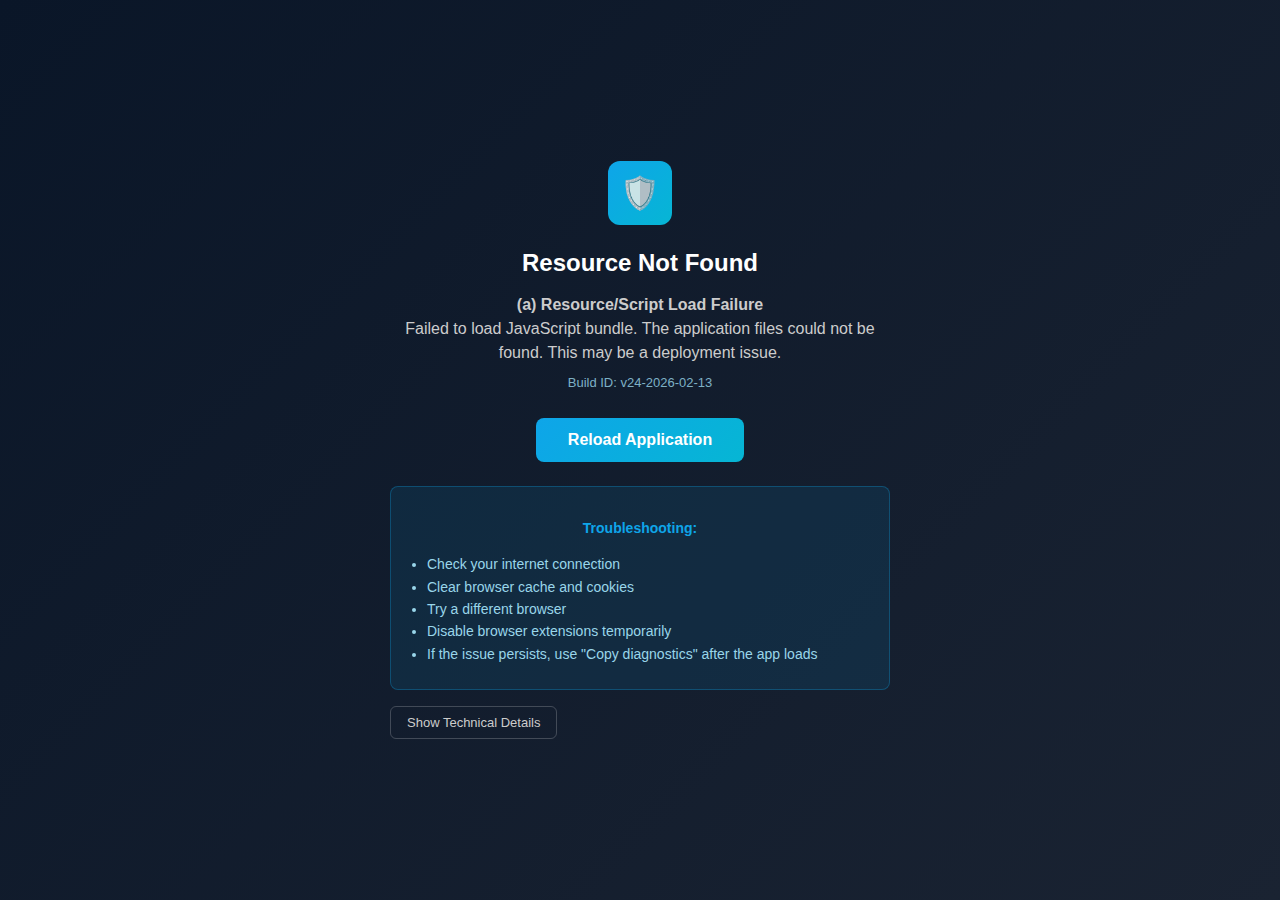
<file: src/frontend/index.html>
<!DOCTYPE html>
<html lang='en'>
    <head>
        <meta charset='UTF-8' />
        <meta name='viewport' content='width=device-width, initial-scale=1.0, maximum-scale=5.0, user-scalable=yes' />
        <meta name='description' content='Digital Asset Vault - Secure management of your BEP20 tokens and BNB on Binance Smart Chain' />
        <meta name='theme-color' content='#000000' />
        <meta name='build-id' content='v24-2026-02-13' />
        <title>Digital Asset Vault</title>
        <style>
            /* Boot fallback styles - inline to avoid external dependencies */
            #boot-fallback {
                position: fixed;
                top: 0;
                left: 0;
                right: 0;
                bottom: 0;
                background: linear-gradient(135deg, #0a1628 0%, #1a2332 100%);
                display: flex;
                align-items: center;
                justify-content: center;
                z-index: 9999;
                font-family: -apple-system, BlinkMacSystemFont, 'Segoe UI', Roboto, 'Helvetica Neue', Arial, sans-serif;
                color: #ffffff;
                padding: 20px;
            }
            
            #boot-fallback.hidden {
                display: none;
            }
            
            .boot-container {
                max-width: 500px;
                width: 100%;
                text-align: center;
            }
            
            .boot-icon {
                width: 64px;
                height: 64px;
                margin: 0 auto 24px;
                border-radius: 12px;
                background: linear-gradient(135deg, #0ea5e9 0%, #06b6d4 100%);
                display: flex;
                align-items: center;
                justify-content: center;
                font-size: 32px;
            }
            
            .boot-spinner {
                width: 48px;
                height: 48px;
                border: 4px solid rgba(14, 165, 233, 0.2);
                border-top-color: #0ea5e9;
                border-radius: 50%;
                animation: spin 1s linear infinite;
                margin: 0 auto 24px;
            }
            
            @keyframes spin {
                to { transform: rotate(360deg); }
            }
            
            .boot-title {
                font-size: 24px;
                font-weight: 600;
                margin-bottom: 12px;
                color: #ffffff;
            }
            
            .boot-message {
                font-size: 16px;
                line-height: 1.5;
                color: #cccccc;
                margin-bottom: 24px;
            }
            
            .boot-build-id {
                font-size: 13px;
                opacity: 0.8;
                margin-top: 8px;
                display: inline-block;
                color: #99d6ea;
            }
            
            .boot-error-details {
                background: rgba(255, 0, 0, 0.1);
                border: 1px solid rgba(255, 0, 0, 0.3);
                border-radius: 8px;
                padding: 16px;
                margin-bottom: 24px;
                text-align: left;
                font-size: 14px;
                color: #ffcccc;
            }
            
            .boot-button {
                display: inline-block;
                padding: 12px 32px;
                background: linear-gradient(135deg, #0ea5e9 0%, #06b6d4 100%);
                color: #ffffff;
                border: none;
                border-radius: 8px;
                font-size: 16px;
                font-weight: 600;
                cursor: pointer;
                text-decoration: none;
                transition: transform 0.2s, box-shadow 0.2s;
                min-height: 44px;
                min-width: 44px;
            }
            
            .boot-button:hover {
                transform: translateY(-2px);
                box-shadow: 0 4px 12px rgba(14, 165, 233, 0.4);
            }
            
            .boot-button:active {
                transform: translateY(0);
            }
            
            .boot-guidance {
                margin-top: 24px;
                padding: 16px;
                background: rgba(14, 165, 233, 0.1);
                border: 1px solid rgba(14, 165, 233, 0.3);
                border-radius: 8px;
                font-size: 14px;
                line-height: 1.6;
                color: #99d6ea;
            }
            
            .boot-guidance strong {
                color: #0ea5e9;
            }
            
            .boot-technical {
                margin-top: 16px;
                text-align: left;
            }
            
            .boot-technical-toggle {
                background: transparent;
                border: 1px solid rgba(255, 255, 255, 0.2);
                color: #cccccc;
                padding: 8px 16px;
                border-radius: 6px;
                font-size: 13px;
                cursor: pointer;
                transition: all 0.2s;
            }
            
            .boot-technical-toggle:hover {
                border-color: rgba(255, 255, 255, 0.4);
                background: rgba(255, 255, 255, 0.05);
            }
            
            .boot-technical-content {
                display: none;
                margin-top: 12px;
                padding: 12px;
                background: rgba(0, 0, 0, 0.3);
                border: 1px solid rgba(255, 255, 255, 0.1);
                border-radius: 6px;
                font-size: 12px;
                font-family: 'Courier New', monospace;
                color: #aaaaaa;
                text-align: left;
                word-break: break-word;
                max-height: 200px;
                overflow-y: auto;
            }
            
            .boot-technical-content.show {
                display: block;
            }
        </style>
    </head>
    <body>
        <div id='boot-fallback'>
            <div class='boot-container'>
                <div class='boot-icon'>🛡️</div>
                <div id='boot-spinner' class='boot-spinner'></div>
                <h1 id='boot-title' class='boot-title'>Loading Digital Asset Vault</h1>
                <p id='boot-message' class='boot-message'>Initializing secure vault interface...</p>
                <button id='boot-button' class='boot-button' style='display: none;'>
                    Reload Application
                </button>
                <div id='boot-guidance' class='boot-guidance' style='display: none;'>
                    <p><strong>Troubleshooting:</strong></p>
                    <ul style='text-align: left; margin: 8px 0; padding-left: 20px;'>
                        <li>Check your internet connection</li>
                        <li>Clear browser cache and cookies</li>
                        <li>Try a different browser</li>
                        <li>Disable browser extensions temporarily</li>
                        <li>If the issue persists, use "Copy diagnostics" after the app loads</li>
                    </ul>
                </div>
                <div id='boot-technical' class='boot-technical' style='display: none;'>
                    <button id='boot-technical-toggle' class='boot-technical-toggle'>
                        Show Technical Details
                    </button>
                    <div id='boot-technical-content' class='boot-technical-content'></div>
                </div>
            </div>
        </div>
        <div id='root'></div>
        <script type='module' src='./src/main.tsx'></script>
        <script>
            // Boot fallback system with performance measurement
            // This script runs after DOM is ready since it's at the end of body
            (function() {
                const BOOT_TIMEOUT = 20000; // 20 seconds
                const STILL_LOADING_THRESHOLD = 3000; // 3 seconds
                const bootFallback = document.getElementById('boot-fallback');
                const bootTitle = document.getElementById('boot-title');
                const bootMessage = document.getElementById('boot-message');
                const bootSpinner = document.getElementById('boot-spinner');
                const bootButton = document.getElementById('boot-button');
                const bootGuidance = document.getElementById('boot-guidance');
                const bootTechnical = document.getElementById('boot-technical');
                const bootTechnicalToggle = document.getElementById('boot-technical-toggle');
                const bootTechnicalContent = document.getElementById('boot-technical-content');

                let appMounted = false;
                let stillLoadingTimer = null;
                let bootTimer = null;
                let scriptLoadFailed = false;
                
                // Get build ID from meta tag
                const buildIdMeta = document.querySelector('meta[name="build-id"]');
                const buildId = buildIdMeta ? buildIdMeta.getAttribute('content') : 'unknown';
                
                // Record navigation start time for performance measurement
                const navigationStartTime = performance.now();

                // Show build ID immediately in loading state
                if (bootMessage) {
                    bootMessage.innerHTML = 'Initializing secure vault interface...<br><span class="boot-build-id">Build: ' + buildId + '</span>';
                }

                // Show "Still loading..." message after threshold
                stillLoadingTimer = setTimeout(() => {
                    if (!appMounted && bootMessage) {
                        bootMessage.innerHTML = 'Still loading... This may take a moment on first visit.<br><span class="boot-build-id">Build: ' + buildId + '</span>';
                    }
                }, STILL_LOADING_THRESHOLD);

                // Show timeout error after full timeout
                bootTimer = setTimeout(() => {
                    if (!appMounted && !scriptLoadFailed) {
                        showBootError(
                            'Loading Timeout',
                            'The app is taking longer than expected to load. This could be due to a slow connection or a script loading issue.',
                            null,
                            'timeout'
                        );
                    }
                }, BOOT_TIMEOUT);

                // Listen for app mounted signal from React
                window.addEventListener('app-mounted', () => {
                    if (!appMounted) {
                        appMounted = true;
                        const appMountedTime = performance.now() - navigationStartTime;
                        
                        // Store performance measurement in window scope for React to read
                        window.__appMountedTime = appMountedTime;
                        
                        clearTimeout(stillLoadingTimer);
                        clearTimeout(bootTimer);
                        setTimeout(() => {
                            if (bootFallback) {
                                bootFallback.classList.add('hidden');
                            }
                        }, 100);
                    }
                });

                // Detect when React mounts content to #root (fallback)
                const rootObserver = new MutationObserver((mutations) => {
                    const root = document.getElementById('root');
                    if (root && root.children.length > 0 && !appMounted) {
                        appMounted = true;
                        const appMountedTime = performance.now() - navigationStartTime;
                        window.__appMountedTime = appMountedTime;
                        
                        clearTimeout(stillLoadingTimer);
                        clearTimeout(bootTimer);
                        setTimeout(() => {
                            if (bootFallback) {
                                bootFallback.classList.add('hidden');
                            }
                        }, 300);
                        rootObserver.disconnect();
                    }
                });

                const root = document.getElementById('root');
                if (root) {
                    rootObserver.observe(root, { childList: true, subtree: true });
                }

                // Network status monitoring
                let isOnline = navigator.onLine;
                window.addEventListener('online', () => { isOnline = true; });
                window.addEventListener('offline', () => { isOnline = false; });

                // Handle script load errors (resource not found)
                window.addEventListener('error', (event) => {
                    if (!appMounted) {
                        // Check if this is a script load error
                        if (event.target && (event.target.tagName === 'SCRIPT' || event.target.tagName === 'LINK')) {
                            scriptLoadFailed = true;
                            clearTimeout(stillLoadingTimer);
                            clearTimeout(bootTimer);
                            
                            const resourceType = event.target.tagName === 'SCRIPT' ? 'JavaScript bundle' : 'stylesheet';
                            const resourceUrl = event.target.src || event.target.href || 'unknown';
                            const baseUrl = window.location.origin + window.location.pathname.replace(/\/[^/]*$/, '/');
                            
                            showBootError(
                                'Resource Not Found',
                                'Failed to load ' + resourceType + '. The application files could not be found. This may be a deployment issue.',
                                { 
                                    message: 'Failed to load: ' + resourceUrl, 
                                    stack: 'Resource URL: ' + resourceUrl + '\nBase URL: ' + baseUrl + '\nExpected path: ' + (event.target.src || event.target.href || 'N/A')
                                },
                                'resource-not-found'
                            );
                            return;
                        }
                        
                        // Other runtime errors
                        clearTimeout(stillLoadingTimer);
                        clearTimeout(bootTimer);
                        
                        let sanitizedMessage = 'An error occurred while loading the app.';
                        if (event.message) {
                            if (event.message.includes('Failed to fetch') || event.message.includes('NetworkError')) {
                                sanitizedMessage = 'Network error: Unable to load application resources. Please check your internet connection.';
                            } else if (event.message.includes('404') || event.message.includes('Not Found')) {
                                sanitizedMessage = 'Resource not found: The application files could not be loaded. Please try refreshing.';
                            } else if (event.filename && event.filename.includes('.js')) {
                                sanitizedMessage = 'Script error: Unable to execute application code. Please try refreshing.';
                            } else {
                                sanitizedMessage = 'Script error: ' + event.message.substring(0, 100);
                            }
                        }
                        
                        showBootError('Application Error', sanitizedMessage, event.error, 'runtime-error');
                    }
                }, true); // Use capture phase to catch errors early

                window.addEventListener('unhandledrejection', (event) => {
                    if (!appMounted) {
                        clearTimeout(stillLoadingTimer);
                        clearTimeout(bootTimer);
                        
                        let sanitizedMessage = 'An error occurred while loading the app.';
                        if (event.reason?.message) {
                            sanitizedMessage = event.reason.message.substring(0, 150);
                        }
                        
                        showBootError('Loading Failed', sanitizedMessage, event.reason, 'promise-rejection');
                    }
                });

                function showBootError(title, message, error, errorType) {
                    if (!bootFallback) return;

                    // Classify error type for better diagnostics
                    let errorCategory = 'Unknown Error';
                    if (errorType === 'resource-not-found') {
                        errorCategory = '(a) Resource/Script Load Failure';
                    } else if (errorType === 'timeout' || !isOnline) {
                        errorCategory = '(b) Network/Connection Issue';
                    } else if (errorType === 'runtime-error' || errorType === 'promise-rejection') {
                        errorCategory = '(c) Runtime Error';
                    }

                    if (bootTitle) {
                        bootTitle.textContent = title;
                    }
                    
                    if (bootMessage) {
                        bootMessage.innerHTML = '<strong>' + errorCategory + '</strong><br>' + 
                            message + 
                            '<br><span class="boot-build-id">Build ID: ' + buildId + '</span>';
                        
                        if (!isOnline) {
                            bootMessage.innerHTML += '<br><br><span style="color: #ff6b6b; font-weight: 600;">⚠️ You appear to be offline</span>';
                        }
                    }
                    
                    if (bootSpinner) {
                        bootSpinner.style.display = 'none';
                    }
                    
                    if (bootButton) {
                        bootButton.style.display = 'inline-block';
                    }
                    
                    if (bootGuidance) {
                        bootGuidance.style.display = 'block';
                    }
                    
                    if (bootTechnical) {
                        bootTechnical.style.display = error ? 'block' : 'none';
                    }

                    if (error && bootTechnicalContent) {
                        bootTechnicalContent.textContent = error.stack || error.toString();
                    }

                    bootFallback.classList.remove('hidden');
                }

                // Reload button handler
                if (bootButton) {
                    bootButton.addEventListener('click', () => {
                        window.location.reload();
                    });
                }

                // Technical details toggle
                if (bootTechnicalToggle && bootTechnicalContent) {
                    bootTechnicalToggle.addEventListener('click', () => {
                        const isShowing = bootTechnicalContent.classList.contains('show');
                        if (isShowing) {
                            bootTechnicalContent.classList.remove('show');
                            bootTechnicalToggle.textContent = 'Show Technical Details';
                        } else {
                            bootTechnicalContent.classList.add('show');
                            bootTechnicalToggle.textContent = 'Hide Technical Details';
                        }
                    });
                }
            })();
        </script>
    </body>
</html>
</file>
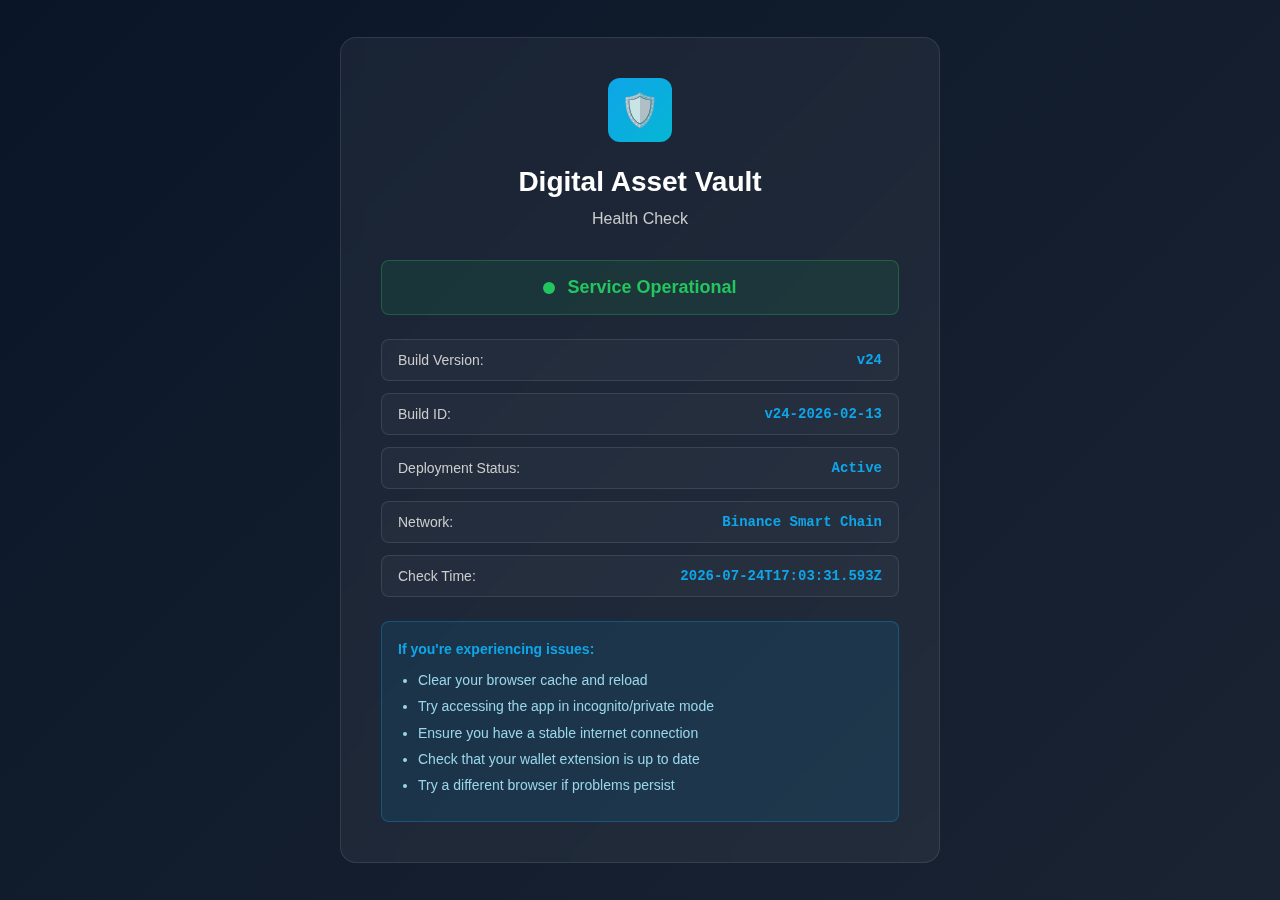
<file: src/frontend/public/health.html>
<!DOCTYPE html>
<html lang="en">
<head>
    <meta charset="UTF-8">
    <meta name="viewport" content="width=device-width, initial-scale=1.0">
    <title>Digital Asset Vault - Health Check</title>
    <style>
        * {
            margin: 0;
            padding: 0;
            box-sizing: border-box;
        }
        
        body {
            font-family: -apple-system, BlinkMacSystemFont, 'Segoe UI', Roboto, 'Helvetica Neue', Arial, sans-serif;
            background: linear-gradient(135deg, #0a1628 0%, #1a2332 100%);
            color: #ffffff;
            min-height: 100vh;
            display: flex;
            align-items: center;
            justify-content: center;
            padding: 20px;
        }
        
        .container {
            max-width: 600px;
            width: 100%;
            background: rgba(255, 255, 255, 0.05);
            border: 1px solid rgba(255, 255, 255, 0.1);
            border-radius: 16px;
            padding: 40px;
            backdrop-filter: blur(10px);
        }
        
        .icon {
            width: 64px;
            height: 64px;
            margin: 0 auto 24px;
            border-radius: 12px;
            background: linear-gradient(135deg, #0ea5e9 0%, #06b6d4 100%);
            display: flex;
            align-items: center;
            justify-content: center;
            font-size: 32px;
        }
        
        h1 {
            font-size: 28px;
            font-weight: 600;
            margin-bottom: 12px;
            text-align: center;
            color: #ffffff;
        }
        
        .subtitle {
            font-size: 16px;
            color: #cccccc;
            text-align: center;
            margin-bottom: 32px;
        }
        
        .status {
            display: flex;
            align-items: center;
            justify-content: center;
            gap: 12px;
            padding: 16px;
            background: rgba(34, 197, 94, 0.1);
            border: 1px solid rgba(34, 197, 94, 0.3);
            border-radius: 8px;
            margin-bottom: 24px;
        }
        
        .status-indicator {
            width: 12px;
            height: 12px;
            border-radius: 50%;
            background: #22c55e;
            animation: pulse 2s ease-in-out infinite;
        }
        
        @keyframes pulse {
            0%, 100% { opacity: 1; }
            50% { opacity: 0.5; }
        }
        
        .status-text {
            font-size: 18px;
            font-weight: 600;
            color: #22c55e;
        }
        
        .info-grid {
            display: grid;
            gap: 12px;
            margin-bottom: 24px;
        }
        
        .info-item {
            display: flex;
            justify-content: space-between;
            align-items: center;
            padding: 12px 16px;
            background: rgba(255, 255, 255, 0.03);
            border: 1px solid rgba(255, 255, 255, 0.1);
            border-radius: 8px;
        }
        
        .info-label {
            font-size: 14px;
            color: #cccccc;
        }
        
        .info-value {
            font-size: 14px;
            font-weight: 600;
            color: #0ea5e9;
            font-family: 'Courier New', monospace;
        }
        
        .guidance {
            padding: 16px;
            background: rgba(14, 165, 233, 0.1);
            border: 1px solid rgba(14, 165, 233, 0.3);
            border-radius: 8px;
            font-size: 14px;
            line-height: 1.6;
            color: #99d6ea;
        }
        
        .guidance strong {
            color: #0ea5e9;
        }
        
        .guidance ul {
            margin: 8px 0;
            padding-left: 20px;
        }
        
        .guidance li {
            margin: 4px 0;
        }
    </style>
    <script>
        // Dynamically update build info from environment or defaults
        window.addEventListener('DOMContentLoaded', () => {
            const buildVersion = 'v24';
            const buildDate = '2026-02-13';
            const buildId = buildVersion + '-' + buildDate;
            
            document.getElementById('build-version').textContent = buildVersion;
            document.getElementById('build-id').textContent = buildId;
            document.getElementById('timestamp').textContent = new Date().toISOString();
        });
    </script>
</head>
<body>
    <div class="container">
        <div class="icon">🛡️</div>
        <h1>Digital Asset Vault</h1>
        <p class="subtitle">Health Check</p>
        
        <div class="status">
            <div class="status-indicator"></div>
            <span class="status-text">Service Operational</span>
        </div>
        
        <div class="info-grid">
            <div class="info-item">
                <span class="info-label">Build Version:</span>
                <span class="info-value" id="build-version">v24</span>
            </div>
            <div class="info-item">
                <span class="info-label">Build ID:</span>
                <span class="info-value" id="build-id">v24-2026-02-13</span>
            </div>
            <div class="info-item">
                <span class="info-label">Deployment Status:</span>
                <span class="info-value">Active</span>
            </div>
            <div class="info-item">
                <span class="info-label">Network:</span>
                <span class="info-value">Binance Smart Chain</span>
            </div>
            <div class="info-item">
                <span class="info-label">Check Time:</span>
                <span class="info-value" id="timestamp">-</span>
            </div>
        </div>
        
        <div class="guidance">
            <p><strong>If you're experiencing issues:</strong></p>
            <ul>
                <li>Clear your browser cache and reload</li>
                <li>Try accessing the app in incognito/private mode</li>
                <li>Ensure you have a stable internet connection</li>
                <li>Check that your wallet extension is up to date</li>
                <li>Try a different browser if problems persist</li>
            </ul>
        </div>
    </div>
</body>
</html>
</file>
